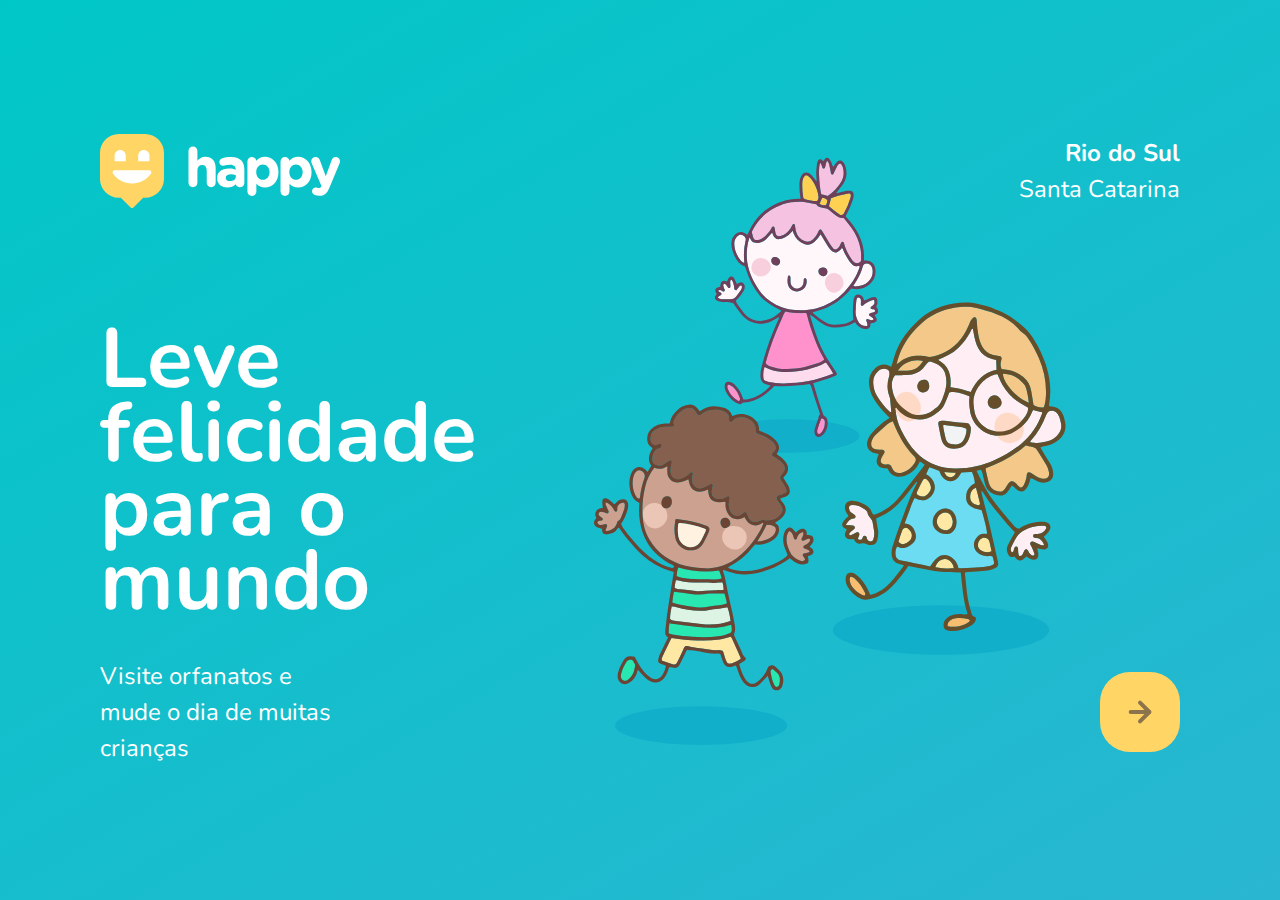
<file: index.html>
<!DOCTYPE html>
<html lang="pt_BR">
  <head>
    <meta charset="UTF-8" />
    <meta name="viewport" content="width=device-width, initial-scale=1.0" />
    <title>Happy</title>

    <link rel="icon" href="./public/images/logo-icon.png" />
    <link rel="stylesheet" href="./public/css/main.css" />
    <link rel="stylesheet" href="./public/css/animations.css" />
    <link rel="stylesheet" href="./public/css/page-landing.css" />
    <link href="https://fonts.googleapis.com/css2?family=Nunito:wght@400;600;800&display=swap" rel="stylesheet">
  </head>
  <body>
    <div id="page-landing">
      <div id="container">
        <header>
          <img 
          class="animate-up"
          id="logo" src="./public/images/logo.svg" alt="Logomarca de Happy" />

          <div class="location animate-up">
            <strong>Rio do Sul</strong>
            <p>Santa Catarina</p>
          </div>
        </header>
        <main>
          <h1 class="animate-up">Leve felicidade para o mundo</h1>

          <section class="visit">
            <p class="animate-up">Visite orfanatos e mude o dia de muitas crianças</p>

            <a href="orphanages.html" title="Visite orfanatos" class="animate-up">
              <img src="./public/images/arrow.svg" alt="Ir para o mapa" />
            </a>
          </section>
        </main>
      </div>
    </div>
  </body>
</html>
</file>
<file: public/css/main.css>
* {
  margin: 0;
  padding: 0;
  box-sizing: border-box;
}
body {
  height: 100vh;
  color: white;
  background: #EBF2F5;
}
:root {
  font-size: 62.5%;
}

body,
input,
button,
textarea {

  font: 400 1.8rem/1 "Nunito", sans-serif;
}
</file>
<file: public/css/animations.css>
@keyframes up {
    from {
        opacity: 0;
        transform: translateY(16px);
    }

    to {
        opacity: 1;
        transform: translateY(0);
    }
}
@keyframes right {
    from{
        transform: translateX(-100%);
    } 
    to {
        transform: translateX(0)
    }
}

@keyframes appear {
    from {
        opacity: 0;
    }
    to {
        opacity: 1;
    }
}

.animate-up {
    animation-name: up;
    animation-duration: 300ms;
    animation-fill-mode: backwards;
}

.animate-right {
    animation-name: right;
    animation-duration: 300ms;
}

.animate-appear {
    animation-name: appear;
    animation-duration: 300ms;
    animation-fill-mode: backwards; /* não pisca a tela, para no 1*/
}
</file>
<file: public/css/page-landing.css>
#page-landing {
  background: linear-gradient(329.54deg, #29b6d1 0%, #00c7c7 100%);

  text-align: center;
  min-height: 100vh;

  display: flex;
}
#container {
  margin: auto;
  width: min(90%, 112rem);
}

.location,
h1,
.visit p {
  height: 16vh;
}

.visit a {
  width: 8rem;
  height: 8rem;
  background: #ffd666;

  border: none;
  border-radius: 3rem;

  display: flex;
  align-items: center;
  justify-content: center;

  margin: auto;

  transition: background 200ms;
  animation-delay: 250ms;
}
.visit a:hover{
    background: #96feff;
}
#logo {
  animation-delay: 50ms;
}
.location {
  animation-delay: 100ms;
}


main h1 {
  animation-delay: 150ms;
}
.visit p {
  animation-delay: 200ms;
}


/* desktop version */
@media (min-width:760px) {
  #container {
    padding: 5rem 2rem;
    /* shorthand background: image repeat position / size  */
    background: url("../images/bg.svg") no-repeat 80% / clamp(30rem, 54vh, 56rem);
  }
  header {
    display: flex;
    align-items: center;
    justify-content: space-between;
  }

  .location, h1, .visit p {
    height: initial; /*regras aplicadas que estavam antes do css*/
    text-align: initial;
  }
  .location{
    text-align: right;
    font-size: 2.4rem;
    line-height: 1.5;
  }
  main h1 {
    font-size: clamp(4rem, 8vw, 8.4rem); /*deixa o texto proporcional a tela(vw). promeiro diz o valor minimo,
     depois o valor ideial, e depois o maximo*/
    font-weight: bold;
    line-height: .88;

    margin: clamp(10%, 9vw, 12%) 0 4rem;

    width: min(300px, 80%); /*se 300px fpr o minimo, aplica ele, se 80% for o menor, aplica ele*/

  }
  .visit {
    display: flex;
    align-items: center;
    justify-content: space-between;
  }
  .visit p {
    font-size: 2.4rem;
    line-height: 1.5;
    width: clamp(20rem, 20vw, 30rem);/*20rem = 200px*/
  }

  .visit a {
    margin: initial;
  }
}
</file>
